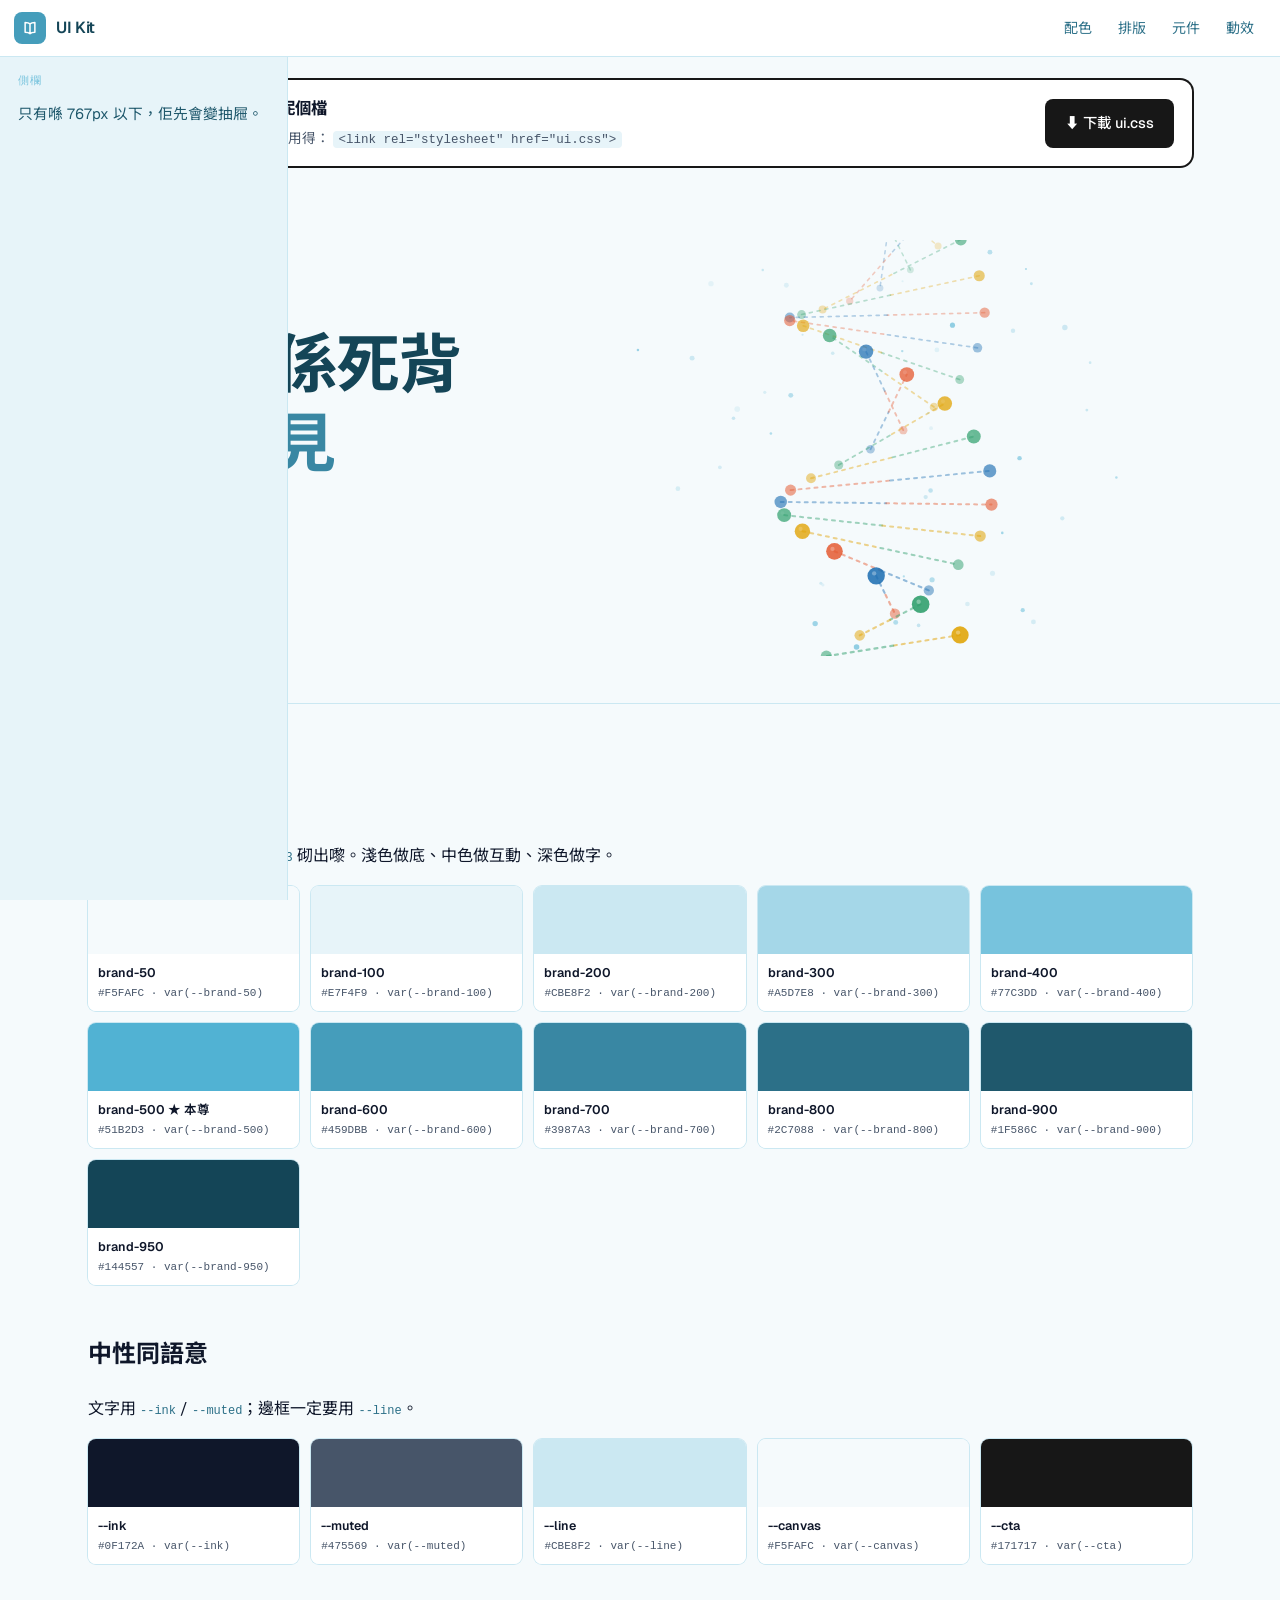
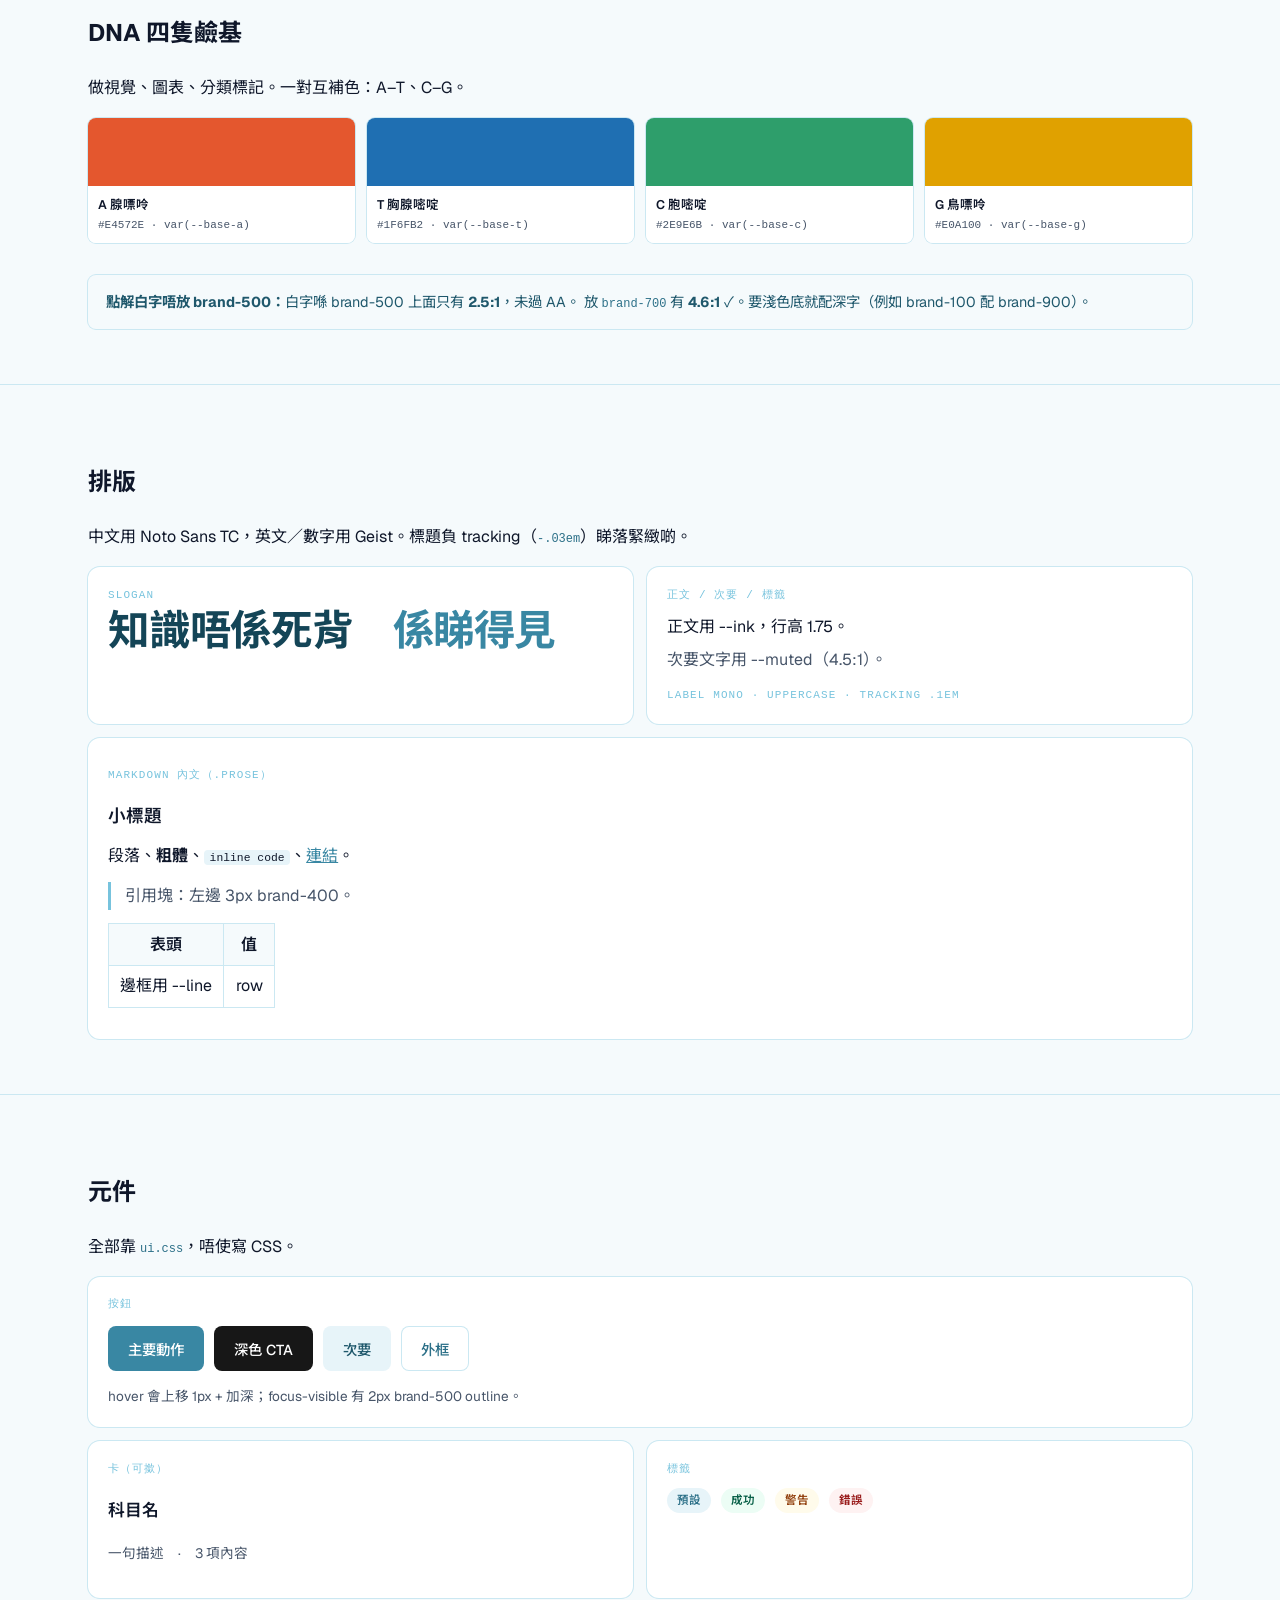
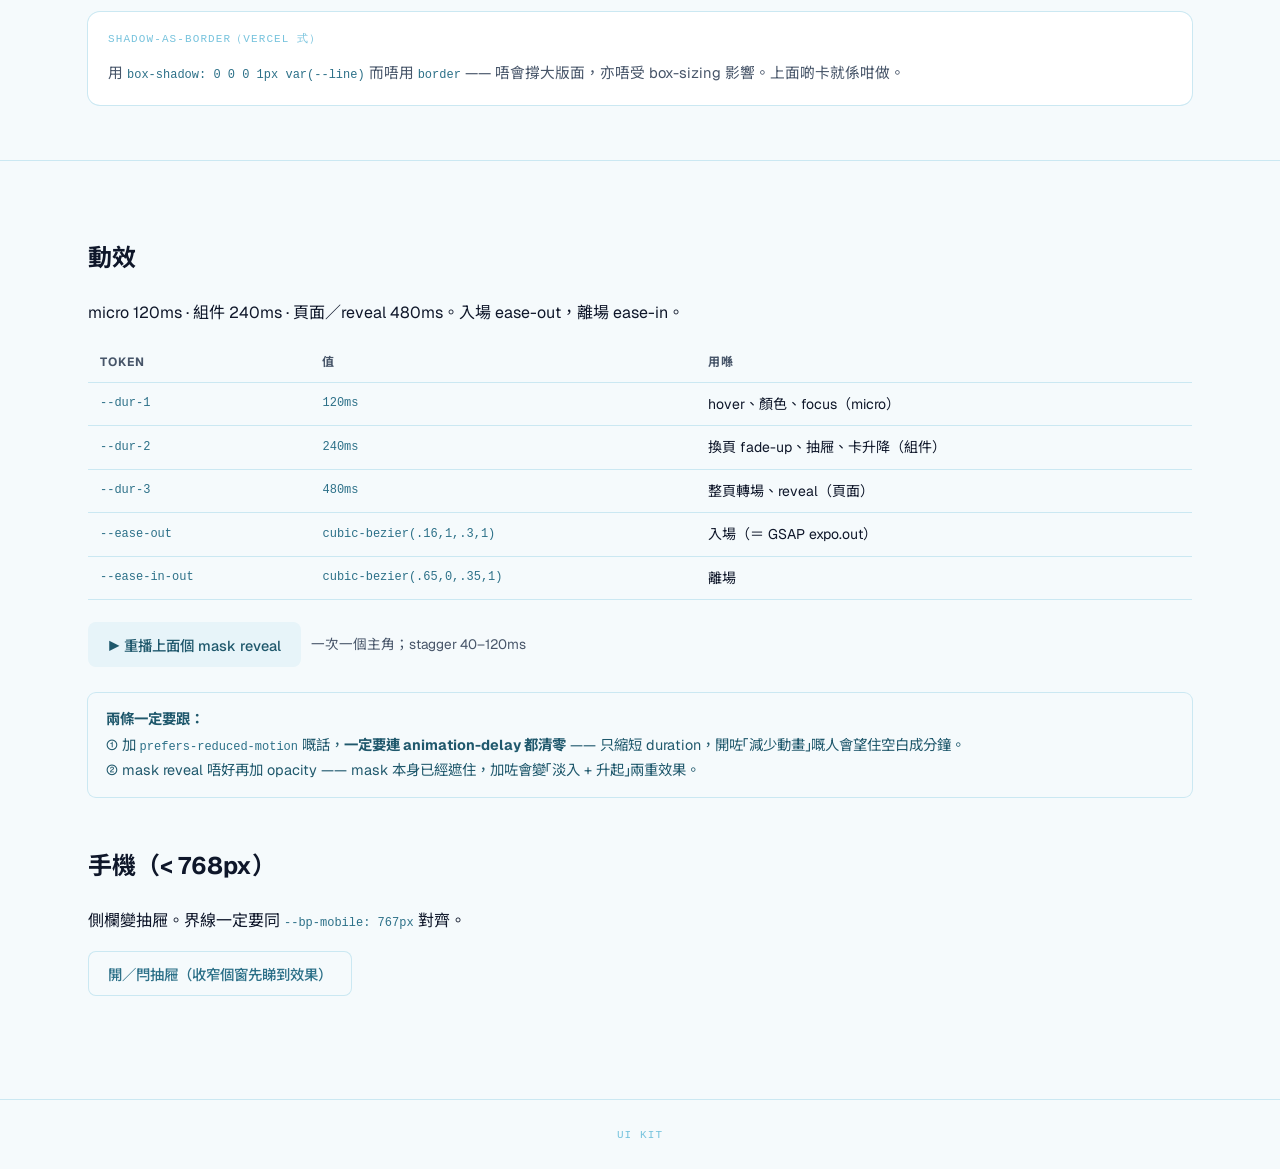
<file: index.html>
<!DOCTYPE html>
<html lang="zh-Hant">
<head>
<meta charset="utf-8">
<meta name="viewport" content="width=device-width, initial-scale=1">
<title>UI Kit · 配色同 Welcome Page</title>
<link rel="preconnect" href="https://fonts.googleapis.com">
<link rel="preconnect" href="https://fonts.gstatic.com" crossorigin>
<link href="https://fonts.googleapis.com/css2?family=Geist:wght@400;500;600;700&family=Noto+Sans+TC:wght@400;500;700;900&display=swap" rel="stylesheet">
<link rel="stylesheet" href="ui.css">
<style>
  .wrap { max-width: 72rem; margin: 0 auto; padding: 0 1.5rem; }
  .sec { padding: 3.5rem 0; }
  .sec + .sec { box-shadow: 0 -1px 0 var(--line); }
  .sec > h2 {
    font-size: 1.5rem; font-weight: 700; letter-spacing: -.02em;
    margin: 0 0 .3rem; color: var(--brand-950);
  }
  .sec > .hint { color: var(--muted); font-size: .92rem; margin: 0 0 1.8rem; }
  .grid3 { display: grid; gap: 12px; grid-template-columns: repeat(auto-fit, minmax(190px, 1fr)); }
  .grid2 { display: grid; gap: 14px; grid-template-columns: repeat(auto-fit, minmax(280px, 1fr)); }
  .sw { border-radius: var(--radius); overflow: hidden; box-shadow: 0 0 0 1px var(--line); }
  .sw .chip { height: 68px; }
  .sw .meta { padding: 8px 10px; background: #fff; }
  .sw .nm { font-size: 12.5px; font-weight: 600; }
  .sw .hex { font-family: var(--font-mono); font-size: 11px; color: var(--muted); }
  .row { display: flex; flex-wrap: wrap; gap: 10px; align-items: center; }
  .tok { font-family: var(--font-mono); font-size: 12px; color: var(--brand-800); }
  table.tbl { width: 100%; border-collapse: collapse; font-size: 14px; }
  table.tbl th, table.tbl td { text-align: left; padding: 9px 12px; border-bottom: 1px solid var(--line); }
  table.tbl th { color: var(--muted); font-size: 12px; text-transform: uppercase; letter-spacing: .08em; }
  .note { background: var(--brand-50); box-shadow: 0 0 0 1px var(--line); border-radius: var(--radius); padding: .9rem 1.1rem; font-size: .9rem; color: var(--brand-900); }
  /* hero demo */
  .hero { padding: 2rem 0 3rem; }
  .hero .sl-line { display: flex; flex-wrap: nowrap; }
  .hero .m { overflow: hidden; }
  .hero .sl-en .m { padding-bottom: .22em; margin-bottom: -.22em; }
  .stage { position: relative; height: 26rem; cursor: crosshair; }
  .stage canvas { display: block; width: 100%; height: 100%; }
  @media (max-width: 1023px) { .stage { height: 20rem; } }
  .hero-grid { display: grid; gap: 2rem; align-items: center; }
  @media (min-width: 1024px) { .hero-grid { grid-template-columns: 5fr 7fr; gap: 3.5rem; } }
  /* 單獨下載卡 */
  .dl {
    display: flex; align-items: center; gap: 16px; flex-wrap: wrap;
    background: #fff; border-radius: var(--radius-lg);
    box-shadow: 0 0 0 2px var(--cta);
    padding: 15px 18px; margin: 1.5rem 0 0;
  }
  .dl-l { flex: 1; min-width: 210px; }
  .dl-t { font-weight: 700; font-size: 1.02rem; }
  .dl-d { font-size: .85rem; color: var(--muted); margin-top: 3px; }
  .dl-d code { background: var(--brand-100); padding: .1rem .35rem; border-radius: .25rem; font-size: .92em; }
</style>
</head>
<body>

<!-- ═══════════ 頂條（＝ welcome page 嘅導覽）═══════════ -->
<header class="app-topbar ring-b">
  <a href="#" style="display:flex;align-items:center;gap:.6rem;text-decoration:none">
    <span style="width:2rem;height:2rem;border-radius:var(--radius);background:var(--brand-600);color:#fff;display:grid;place-items:center">
      <svg width="18" height="18" fill="none" stroke="currentColor" viewBox="0 0 24 24">
        <path stroke-linecap="round" stroke-linejoin="round" stroke-width="2"
              d="M12 6.5C10.5 5 8.5 4.5 5.5 4.5v13c3 0 5 .5 6.5 2 1.5-1.5 3.5-2 6.5-2v-13c-3 0-5 .5-6.5 2zm0 0v13"/>
      </svg>
    </span>
    <span style="font-weight:600;color:var(--brand-950);letter-spacing:-.02em">UI Kit</span>
  </a>
  <nav style="margin-left:auto;display:flex;gap:2px;font-size:14px">
    <a href="#colors" class="nav-link">配色</a>
    <a href="#type"   class="nav-link">排版</a>
    <a href="#comp"   class="nav-link">元件</a>
    <a href="#motion" class="nav-link">動效</a>
  </nav>
</header>

<!-- ═══════════ 單獨下載 ═══════════ -->
<div class="wrap">
  <div class="dl">
    <div class="dl-l">
      <div class="dl-t">📄 ui.css —— 單獨下載呢個檔</div>
      <div class="dl-d">
        一個檔 drop 入任何 project 就用得：
        <code>&lt;link rel="stylesheet" href="ui.css"&gt;</code>
      </div>
    </div>
    <a class="btn btn-dark" href="ui.css" download>⬇ 下載 ui.css</a>
  </div>
</div>

<!-- ═══════════ Welcome Page 原樣 ═══════════ -->
<div class="sec hero">
  <div class="wrap">
    <p class="label-mono" style="margin-bottom:1.4rem">Welcome page · 直接抄呢一版</p>
    <div class="hero-grid">
      <div>
        <h1 class="slogan">
          <span class="sl-line">
            <span class="m"><span class="c" style="--i:0">知</span></span>
            <span class="m"><span class="c" style="--i:1">識</span></span>
            <span class="m"><span class="c" style="--i:2">唔</span></span>
            <span class="m"><span class="c" style="--i:3">係</span></span>
            <span class="m"><span class="c" style="--i:4">死</span></span>
            <span class="m"><span class="c" style="--i:5">背</span></span>
          </span>
          <span class="sl-line">
            <span class="m"><span class="c k" style="--i:6">係</span></span>
            <span class="m"><span class="c k" style="--i:7">睇</span></span>
            <span class="m"><span class="c k" style="--i:8">得</span></span>
            <span class="m"><span class="c k" style="--i:9">見</span></span>
          </span>
        </h1>
        <div style="margin-top:2.4rem">
          <a href="#" class="btn btn-primary">
            進入平台
            <svg width="16" height="16" fill="none" stroke="currentColor" viewBox="0 0 24 24">
              <path stroke-linecap="round" stroke-linejoin="round" stroke-width="2" d="M5 12h14M13 6l6 6-6 6"/>
            </svg>
          </a>
        </div>
      </div>
      <div>
        <div class="stage" id="stage"><canvas id="helix" aria-hidden="true"></canvas></div>
      </div>
    </div>
  </div>
</div>

<!-- ═══════════ 配色 ═══════════ -->
<div class="sec" id="colors">
  <div class="wrap">
    <h2>配色</h2>
    <p class="hint">主色階由 <span class="tok">--brand-500 #51B2D3</span> 砌出嚟。淺色做底、中色做互動、深色做字。</p>
    <div class="grid3" id="swBrand"></div>

    <h2 style="margin-top:3rem">中性同語意</h2>
    <p class="hint">文字用 <span class="tok">--ink</span> / <span class="tok">--muted</span>；邊框一定要用 <span class="tok">--line</span>。</p>
    <div class="grid3" id="swNeutral"></div>

    <h2 style="margin-top:3rem">DNA 四隻鹼基</h2>
    <p class="hint">做視覺、圖表、分類標記。一對互補色：A–T、C–G。</p>
    <div class="grid3" id="swBase"></div>

    <div class="note" style="margin-top:2rem">
      <b>點解白字唔放 brand-500：</b>白字喺 brand-500 上面只有 <b>2.5:1</b>，未過 AA。
      放 <span class="tok">brand-700</span> 有 <b>4.6:1</b> ✓。要淺色底就配深字（例如 brand-100 配 brand-900）。
    </div>
  </div>
</div>

<!-- ═══════════ 排版 ═══════════ -->
<div class="sec" id="type">
  <div class="wrap">
    <h2>排版</h2>
    <p class="hint">中文用 Noto Sans TC，英文／數字用 Geist。標題負 tracking（<span class="tok">-.03em</span>）睇落緊緻啲。</p>
    <div class="grid2">
      <div class="card">
        <p class="label-mono">Slogan</p>
        <p class="slogan" style="font-size:clamp(1.8rem,3.4vw,2.6rem)">知識唔係死背<span class="k">　係睇得見</span></p>
      </div>
      <div class="card">
        <p class="label-mono">正文 / 次要 / 標籤</p>
        <p style="margin:.5rem 0 .3rem">正文用 --ink，行高 1.75。</p>
        <p style="margin:0 0 .8rem;color:var(--muted)">次要文字用 --muted（4.5:1）。</p>
        <p class="label-mono" style="margin:0">Label mono · uppercase · tracking .1em</p>
      </div>
    </div>
    <div class="card prose" style="margin-top:14px">
      <p class="label-mono">Markdown 內文（.prose）</p>
      <h3>小標題</h3>
      <p>段落、<b>粗體</b>、<code>inline code</code>、<a href="#">連結</a>。</p>
      <blockquote>引用塊：左邊 3px brand-400。</blockquote>
      <table><tr><th>表頭</th><th>值</th></tr><tr><td>邊框用 --line</td><td>row</td></tr></table>
    </div>
  </div>
</div>

<!-- ═══════════ 元件 ═══════════ -->
<div class="sec" id="comp">
  <div class="wrap">
    <h2>元件</h2>
    <p class="hint">全部靠 <span class="tok">ui.css</span>，唔使寫 CSS。</p>

    <div class="card">
      <p class="label-mono">按鈕</p>
      <div class="row" style="margin-top:.7rem">
        <button class="btn btn-primary">主要動作</button>
        <button class="btn btn-dark">深色 CTA</button>
        <button class="btn btn-ghost">次要</button>
        <button class="btn btn-outline">外框</button>
      </div>
      <p class="card-sub" style="margin:.9rem 0 0">
        hover 會上移 1px + 加深；focus-visible 有 2px brand-500 outline。
      </p>
    </div>

    <div class="grid2" style="margin-top:14px">
      <div class="card card-hover">
        <p class="label-mono">卡（可撳）</p>
        <p class="card-title">科目名</p>
        <p class="card-sub">一句描述　·　3 項內容</p>
      </div>
      <div class="card">
        <p class="label-mono">標籤</p>
        <div class="row" style="margin-top:.6rem">
          <span class="pill">預設</span>
          <span class="pill" style="background:var(--ok-bg);color:#065F46">成功</span>
          <span class="pill" style="background:var(--warn-bg);color:#92400E">警告</span>
          <span class="pill" style="background:var(--danger-bg);color:#991B1B">錯誤</span>
        </div>
      </div>
    </div>

    <div class="card" style="margin-top:14px">
      <p class="label-mono">Shadow-as-border（Vercel 式）</p>
      <p style="margin:.7rem 0 0;font-size:.92rem;color:var(--muted)">
        用 <span class="tok">box-shadow: 0 0 0 1px var(--line)</span> 而唔用 <span class="tok">border</span> ——
        唔會撐大版面，亦唔受 box-sizing 影響。上面啲卡就係咁做。
      </p>
    </div>
  </div>
</div>

<!-- ═══════════ 動效 ═══════════ -->
<div class="sec" id="motion">
  <div class="wrap">
    <h2>動效</h2>
    <p class="hint">micro 120ms · 組件 240ms · 頁面／reveal 480ms。入場 ease-out，離場 ease-in。</p>
    <table class="tbl">
      <tr><th>Token</th><th>值</th><th>用喺</th></tr>
      <tr><td class="tok">--dur-1</td><td class="tok">120ms</td><td>hover、顏色、focus（micro）</td></tr>
      <tr><td class="tok">--dur-2</td><td class="tok">240ms</td><td>換頁 fade-up、抽屜、卡升降（組件）</td></tr>
      <tr><td class="tok">--dur-3</td><td class="tok">480ms</td><td>整頁轉場、reveal（頁面）</td></tr>
      <tr><td class="tok">--ease-out</td><td class="tok">cubic-bezier(.16,1,.3,1)</td><td>入場（＝ GSAP expo.out）</td></tr>
      <tr><td class="tok">--ease-in-out</td><td class="tok">cubic-bezier(.65,0,.35,1)</td><td>離場</td></tr>
    </table>
    <div class="row" style="margin-top:1.4rem">
      <button class="btn btn-ghost" onclick="replay()">▶ 重播上面個 mask reveal</button>
      <span class="card-sub">一次一個主角；stagger 40–120ms</span>
    </div>
    <div class="note" style="margin-top:1.6rem">
      <b>兩條一定要跟：</b><br>
      ① 加 <span class="tok">prefers-reduced-motion</span> 嘅話，<b>一定要連 animation-delay 都清零</b> ——
      只縮短 duration，開咗「減少動畫」嘅人會望住空白成分鐘。<br>
      ② mask reveal 唔好再加 opacity —— mask 本身已經遮住，加咗會變「淡入 + 升起」兩重效果。
    </div>

    <h2 style="margin-top:3rem">手機（&lt; 768px）</h2>
    <p class="hint">側欄變抽屜。界線一定要同 <span class="tok">--bp-mobile: 767px</span> 對齊。</p>
    <div class="row">
      <button class="btn btn-outline" onclick="document.getElementById('demo-drawer').classList.toggle('is-open')">
        開／閂抽屜（收窄個窗先睇到效果）
      </button>
    </div>
  </div>
</div>

<div id="backdrop" hidden onclick="document.getElementById('demo-drawer').classList.remove('is-open')"></div>
<aside class="app-sidebar" id="demo-drawer" style="position:fixed;top:var(--rail);bottom:0;left:0;z-index:30">
  <div style="padding:1rem 1.1rem">
    <p class="label-mono">側欄</p>
    <p style="margin:.6rem 0;font-size:.92rem">只有喺 767px 以下，佢先會變抽屜。</p>
  </div>
</aside>

<footer class="ring-t" style="margin-top:3rem">
  <p class="label-mono" style="text-align:center;padding:1.6rem">UI Kit</p>
</footer>

<script>
/* ═══ 色板由 CSS 變數讀出嚟砌 —— 改 ui.css 呢版自動跟 ═══ */
(function () {
  var CS = getComputedStyle(document.documentElement);
  function v(n) { return CS.getPropertyValue(n).trim(); }
  function swatch(el, name, val, label) {
    var d = document.createElement('div');
    d.className = 'sw';
    d.innerHTML = '<div class="chip" style="background:' + val + '"></div>'
      + '<div class="meta"><div class="nm">' + (label || name) + '</div>'
      + '<div class="hex">' + val.toUpperCase() + ' · var(' + name + ')</div></div>';
    el.appendChild(d);
  }
  var i;
  var STEPS = [50, 100, 200, 300, 400, 500, 600, 700, 800, 900, 950];
  var b = document.getElementById('swBrand');
  for (i = 0; i < STEPS.length; i++) {
    var step = STEPS[i];
    swatch(b, '--brand-' + step, v('--brand-' + step),
            'brand-' + step + (step === 500 ? '  ★ 本尊' : ''));
  }
  swatch(document.getElementById('swNeutral'), '--ink', v('--ink'));
  swatch(document.getElementById('swNeutral'), '--muted', v('--muted'));
  swatch(document.getElementById('swNeutral'), '--line', v('--line'));
  swatch(document.getElementById('swNeutral'), '--canvas', v('--canvas'));
  swatch(document.getElementById('swNeutral'), '--cta', v('--cta'));
  swatch(document.getElementById('swBase'), '--base-a', v('--base-a'), 'A 腺嘌呤');
  swatch(document.getElementById('swBase'), '--base-t', v('--base-t'), 'T 胸腺嘧啶');
  swatch(document.getElementById('swBase'), '--base-c', v('--base-c'), 'C 胞嘧啶');
  swatch(document.getElementById('swBase'), '--base-g', v('--base-g'), 'G 鳥嘌呤');
})();

function replay() {
  document.querySelectorAll('.hero .c').forEach(function (el) {
    el.style.animation = 'none';
    void el.offsetWidth;
    el.style.animation = '';
  });
}

/* ═══ 3D DNA 雙螺旋（同 LearnHub welcome page 一樣）═══
   真透視投影（z 影響大細同位置）+ 深度排序（遠嘅先畫）。 */
(function () {
  var canvas = document.getElementById('helix');
  var stage = document.getElementById('stage');
  if (!canvas || !stage) return;
  var ctx = canvas.getContext('2d');
  if (!ctx) return;

  var reduce = window.matchMedia('(prefers-reduced-motion: reduce)').matches;

  var ZOOM = 2.0;        /* 想調大細改呢個 */
  var SPEED = 0.003;     /* 轉速 */

  var BASES = {
    A: { color: '#E4572E', pair: 'T' },
    T: { color: '#1F6FB2', pair: 'A' },
    C: { color: '#2E9E6B', pair: 'G' },
    G: { color: '#E0A100', pair: 'C' }
  };
  var ORDER = ['A', 'T', 'C', 'G'];

  var PAIRS = 46, RADIUS = 62, TWIST = 0.36, SPAN = 620, FOCAL = 520;
  var w = 0, h = 0, dpr = 1, t = 0;
  var pointer = { x: 0, y: 0, tx: 0, ty: 0, px: -999, py: -999, on: false };

  var PARTICLES = 46, PUSH_R = 90, PUSH_F = 2.0, SPRING = 0.008, DAMPING = 0.92, WANDER = 3.2;
  var DOT_COLORS = ['#77C3DD', '#51B2D3', '#A5D8E8'];
  var parts = [];

  for (var pi = 0; pi < PARTICLES; pi++) {
    var pang = Math.random() * Math.PI * 2;
    var prad = Math.sqrt(Math.random()) * 0.5;   /* sqrt → 面積均勻，唔會中間密 */
    parts.push({
      nx: 0.5 + Math.cos(pang) * prad, ny: 0.5 + Math.sin(pang) * prad,
      hx: 0, hy: 0, x: 0, y: 0, vx: 0, vy: 0, placed: false,
      r: 1 + Math.random() * 1.9, a: 0.22 + Math.random() * 0.42,
      ph: Math.random() * Math.PI * 2, c: DOT_COLORS[pi % DOT_COLORS.length]
    });
  }

  function resize() {
    dpr = Math.min(window.devicePixelRatio || 1, 2);
    var rect = stage.getBoundingClientRect();
    w = Math.max(1, rect.width); h = Math.max(1, rect.height);
    canvas.width = Math.floor(w * dpr); canvas.height = Math.floor(h * dpr);
    ctx.setTransform(dpr, 0, 0, dpr, 0, 0);
    for (var i = 0; i < parts.length; i++) {
      var p = parts[i];
      p.hx = p.nx * w; p.hy = p.ny * h;
      if (!p.placed) { p.x = p.hx; p.y = p.hy; p.placed = true; }
    }
  }

  function drawParticles() {
    for (var i = 0; i < parts.length; i++) {
      var o = parts[i];
      if (pointer.on) {
        var dx = o.x - pointer.px, dy = o.y - pointer.py, dd = dx * dx + dy * dy;
        if (dd < PUSH_R * PUSH_R) {
          var d = Math.sqrt(dd) || 1, f = 1 - d / PUSH_R;
          o.vx += (dx / d) * f * PUSH_F; o.vy += (dy / d) * f * PUSH_F;
        }
      }
      /* 彈返**自己個家**而唔係畫面中心 —— 唔係一推到中間就會攏成一堆散唔返 */
      var wx = Math.sin(t * 0.55 + o.ph) * WANDER;
      var wy = Math.cos(t * 0.42 + o.ph * 1.7) * WANDER;
      o.vx += (o.hx + wx - o.x) * SPRING; o.vy += (o.hy + wy - o.y) * SPRING;
      o.vx *= DAMPING; o.vy *= DAMPING; o.x += o.vx; o.y += o.vy;
      ctx.globalAlpha = o.a; ctx.fillStyle = o.c;
      ctx.beginPath(); ctx.arc(o.x, o.y, o.r, 0, Math.PI * 2); ctx.fill();
    }
    ctx.globalAlpha = 1;
  }

  function draw() {
    ctx.clearRect(0, 0, w, h);
    drawParticles();

    var tiltX = -0.34 + pointer.ty * 0.20, tiltY = pointer.tx * 0.30;
    var cosY = Math.cos(tiltY), sinY = Math.sin(tiltY);
    var cosX = Math.cos(tiltX), sinX = Math.sin(tiltX);
    var cx = w / 2, cy = h / 2;
    var scale = Math.min(w / 300, h / 500) * ZOOM;

    function rot(x0, y0, z0) {
      var x1 = x0 * cosY - z0 * sinY, z1 = x0 * sinY + z0 * cosY;
      var y1 = y0 * cosX - z1 * sinX, z2 = y0 * sinX + z1 * cosX;
      var s = FOCAL / (FOCAL + z2);
      return { x: cx + x1 * s * scale, y: cy + y1 * s * scale, z: z2, s: s };
    }

    var nodes = [];
    for (var i = 0; i < PAIRS; i++) {
      var axisY = (i / (PAIRS - 1) - 0.5) * SPAN;
      var ang = i * TWIST + t;
      var leftKey = ORDER[i % 4], rightKey = BASES[leftKey].pair;
      var ax = Math.cos(ang) * RADIUS, az = Math.sin(ang) * RADIUS;
      var pa = rot(ax, axisY, az), pb = rot(-ax, axisY, -az);
      var mid = { x: (pa.x + pb.x) / 2, y: (pa.y + pb.y) / 2 };
      nodes.push({
        kind: 'rung', z: (pa.z + pb.z) / 2,
        x1: pa.x, y1: pa.y, x2: mid.x, y2: mid.y, c1: BASES[leftKey].color,
        ax: mid.x, ay: mid.y, bx: pb.x, by: pb.y, c2: BASES[rightKey].color
      });
      nodes.push({ kind: 'bead', x: pa.x, y: pa.y, z: pa.z, s: pa.s, c: BASES[leftKey].color });
      nodes.push({ kind: 'bead', x: pb.x, y: pb.y, z: pb.z, s: pb.s, c: BASES[rightKey].color });
    }
    nodes.sort(function (a, b) { return b.z - a.z; });   /* z 大＝遠，先畫 */

    for (var k = 0; k < nodes.length; k++) {
      var n = nodes[k];
      var depth = 1 - (n.z + RADIUS * 2) / (RADIUS * 4);
      depth = Math.max(0, Math.min(1, depth));
      ctx.globalAlpha = 0.14 + depth * 0.86;
      if (n.kind === 'bead') {
        var r = Math.max(1.4, 3.6 * n.s * scale);
        ctx.fillStyle = n.c;
        ctx.beginPath(); ctx.arc(n.x, n.y, r * (0.65 + depth * 0.65), 0, Math.PI * 2); ctx.fill();
        if (depth > 0.62) {
          ctx.globalAlpha = (depth - 0.62) * 1.3; ctx.fillStyle = '#FFFFFF';
          ctx.beginPath(); ctx.arc(n.x - r * 0.28, n.y - r * 0.34, r * 0.30, 0, Math.PI * 2); ctx.fill();
        }
      } else {
        ctx.globalAlpha = ctx.globalAlpha * 0.7;
        ctx.lineWidth = 1 + depth * 1.8; ctx.lineCap = 'round'; ctx.setLineDash([3, 5]);
        ctx.strokeStyle = n.c1;
        ctx.beginPath(); ctx.moveTo(n.x1, n.y1); ctx.lineTo(n.x2, n.y2); ctx.stroke();
        ctx.strokeStyle = n.c2;
        ctx.beginPath(); ctx.moveTo(n.ax, n.ay); ctx.lineTo(n.bx, n.by); ctx.stroke();
        ctx.setLineDash([]);
      }
    }
    ctx.globalAlpha = 1;
  }

  function frame() {
    t += SPEED;
    pointer.x += (pointer.tx - pointer.x) * 0.06;
    pointer.y += (pointer.ty - pointer.y) * 0.06;
    draw();
    requestAnimationFrame(frame);
  }

  resize();
  window.addEventListener('resize', resize);
  if (reduce) { draw(); }
  else {
    stage.addEventListener('pointermove', function (e) {
      var r = stage.getBoundingClientRect();
      pointer.px = e.clientX - r.left; pointer.py = e.clientY - r.top;
      pointer.on = true;
      pointer.tx = (pointer.px / r.width - 0.5) * 2;
      pointer.ty = (pointer.py / r.height - 0.5) * 2;
    });
    stage.addEventListener('pointerleave', function () {
      pointer.on = false; pointer.tx = 0; pointer.ty = 0;
    });
    requestAnimationFrame(frame);
  }
})();
</script>
</body>
</html>
</file>
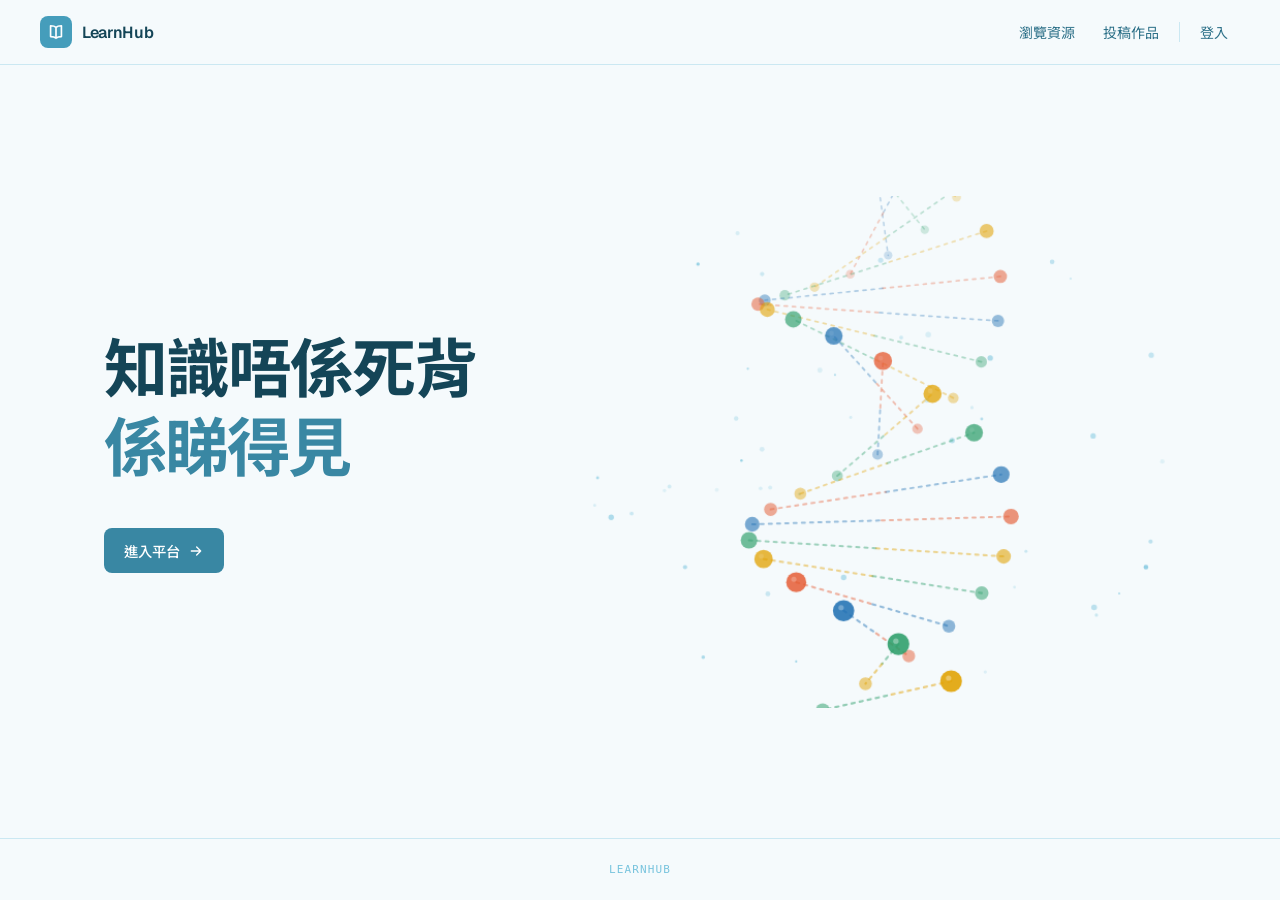
<file: welcome.html>
<!DOCTYPE html>
<!--
  ══════════════════════════════════════════════════════════════
  Welcome Page · 完全獨立版（拆走 Tailwind，唔靠任何 framework）
  ══════════════════════════════════════════════════════════════

  用法：呢個檔 drop 落任何 project 就開得，唔使改任何嘢。
        要改成自己嘅，改下面 6 個位就夠（每個都有 ★ 標記）。

  ★1  標題（<title>）
  ★2  Logo 名（.brand-name）
  ★3  導覽連結（.nav 入面嘅 href）
  ★4  Slogan 文字（每個字一個 <span class="c">，--i 由 0 遞增）
  ★5  CTA 掣指向（.btn-primary 嘅 href）
  ★6  DNA 大細／轉速（script 入面 ZOOM / SPEED）

  出場次序：字 → 掣 → 圖（大物件郁得慢啲，所以 DNA 最遲入場）
-->
<html lang="zh-Hant">
<head>
<meta charset="utf-8">
<meta name="viewport" content="width=device-width, initial-scale=1">
<!-- ★1 -->
<title>LearnHub｜知識唔係死背　係睇得見</title>

<link rel="preconnect" href="https://fonts.googleapis.com">
<link rel="preconnect" href="https://fonts.gstatic.com" crossorigin>
<link href="https://fonts.googleapis.com/css2?family=Geist:wght@400;500;600;700&family=Noto+Sans+TC:wght@400;500;700;900&display=swap" rel="stylesheet">

<style>
/* ══════════════════════════════════════════════════════════
   配色 token（同 LearnHub UI Kit 一致）
   ══════════════════════════════════════════════════════════ */
:root {
  --brand-50:  #F5FAFC;
  --brand-100: #E7F4F9;
  --brand-200: #CBE8F2;
  --brand-300: #A5D7E8;
  --brand-400: #77C3DD;
  --brand-500: #51B2D3;
  --brand-600: #459DBB;
  --brand-700: #3987A3;
  --brand-800: #2C7088;
  --brand-900: #1F586C;
  --brand-950: #144557;
}

*, *::before, *::after { box-sizing: border-box; }
html, body { margin: 0; padding: 0; }

body {
  background: var(--brand-50);
  font-family: 'Geist', 'Noto Sans TC', system-ui, -apple-system, sans-serif;
  color: var(--brand-950);
}

/* ── 版面骨架 ─────────────────────────────────────────────── */
.welcome {
  min-height: 100vh;
  display: flex;
  flex-direction: column;

  /* ⚙️ 動效 token —— 想整體快／慢就改呢組 */
  --dur-1: 120ms;                 /* micro：hover、focus        */
  --dur-2: 240ms;                 /* 組件：換頁、卡升降          */
  --dur-3: 480ms;                 /* 頁面：整頁轉場             */
  --ease-out:    cubic-bezier(.16, 1, .3, 1);
  --ease-in-out: cubic-bezier(.65, 0, .35, 1);

  /* ⚙️ 出場節奏（跟 Bento Grid pro：expo.out · dur 1.1 · stagger .03） */
  --expo-out:      cubic-bezier(.16, 1, .3, 1);   /* ＝ GSAP expo.out */
  --t-nav:         880ms;    /* 導覽列（dur × .8）        */
  --t-h1:          1100ms;   /* 標題每個字（dur）          */
  --t-char:        30ms;     /* 字同字之間（stagger .03）  */
  --t-bits:        1100ms;   /* CTA 掣                    */
  --t-bits-delay:  350ms;    /* 掣幾時開始                 */
  --t-hero:        1320ms;   /* DNA（dur × 1.2，大物件慢啲）*/
  --t-hero-delay:  600ms;    /* DNA 幾時開始 —— 排喺掣後面 */
}

.wrap { width: 100%; max-width: 72rem; margin: 0 auto; padding: 2.5rem 1.5rem; }
@media (min-width: 1024px) { .wrap { padding: 3rem 2.5rem; } }

/* ── 頂部導覽：第 1 個入場（y -30 → 0）────────────────────── */
.site-header {
  flex: 0 0 auto; height: 4rem;
  display: flex; align-items: center;
  padding: 0 1.5rem;
  box-shadow: 0 1px 0 var(--brand-200);   /* shadow-as-border */
  animation: drop var(--t-nav) var(--expo-out) both;
}
@media (min-width: 1024px) { .site-header { padding: 0 2.5rem; } }

.brand { display: flex; align-items: center; gap: .625rem; text-decoration: none; }
.brand-logo {
  width: 2rem; height: 2rem; border-radius: 8px;
  background: var(--brand-600); color: #fff;
  display: grid; place-items: center;
}
.brand-name { font-weight: 600; color: var(--brand-950); letter-spacing: -.02em; }

.nav { margin-left: auto; display: flex; align-items: center; gap: .25rem; font-size: .875rem; }
.nav-link {
  padding: .5rem .75rem; border-radius: 6px;
  color: var(--brand-800); text-decoration: none;
  transition: background var(--dur-1) ease, color var(--dur-1) ease;
}
.nav-link:hover { background: var(--brand-100); color: var(--brand-950); }
.nav-sep { width: 1px; height: 1.25rem; background: var(--brand-200); margin: 0 .25rem; }

/* ── 主體：左 slogan、右 3D ───────────────────────────────── */
.site-main { flex: 1; display: flex; align-items: center; }
.grid {
  display: grid; gap: 2.5rem; align-items: center;
}
@media (min-width: 1024px) {
  .grid { grid-template-columns: 5fr 7fr; gap: 3.5rem; }
}

/* ── Slogan：mask reveal ──────────────────────────────────────
   .m = mask（overflow hidden）；.c = 字。字由 mask 下面升上嚟。
   唔用 opacity —— mask 本身已經遮住，加咗會變「淡入 + 升起」兩重效果。
   ⚠️ 中文字形唔會超出 em 框（唔似拉丁字母 g/y/p 有 descender），
      所以中文版直接 overflow:hidden 就夠。英文版要留 padding（見下）。 */
.slogan {
  font-size: clamp(2.3rem, 5vw, 4rem);
  font-weight: 700; line-height: 1.24; letter-spacing: -.03em;
  color: var(--brand-950); margin: 0;
}
.slogan .k { color: var(--brand-700); letter-spacing: -.04em; }

/* 兩句各佔一行，各自「一行過」。
   用 flex 而唔係 display:block：flex 會丟棄子元素之間嘅空白 text node，
   否則 <span class="m"> 之間嘅新行同縮排會 render 成空格。 */
.sl-line { display: flex; flex-wrap: nowrap; }

.m { display: inline-block; overflow: hidden; vertical-align: bottom; }
.c {
  display: inline-block;
  animation: charRise var(--t-h1) var(--expo-out) both;
  animation-delay: calc(var(--i) * var(--t-char));
}

/* 英文版：逐「詞」reveal，所以要留詞距同 descender 位。
   ⚠️ overflow:hidden 係 clip 到 padding box，所以 padding 真係會露出嚟；
      加 padding-bottom 撐開 mask、再用同量負 margin-bottom 收返，版面不變。 */
.sl-en { gap: .26em; }
.sl-en .m { padding-bottom: .22em; margin-bottom: -.22em; }
.slogan-en { --t-char: 120ms; }   /* 得幾個詞，stagger 要大啲 */

/* ── CTA：第 3 個入場（delay 350ms，y 26 → 0）──────────────── */
.bits {
  margin-top: 2.5rem; display: flex; flex-wrap: wrap; align-items: center; gap: .75rem;
  animation: bits var(--t-bits) var(--expo-out) var(--t-bits-delay) both;
}
.btn-primary {
  display: inline-flex; align-items: center; gap: .5rem;
  background: var(--brand-700); color: #fff;   /* 白字 4.6:1，過 WCAG AA */
  padding: .75rem 1.25rem; border-radius: 8px;
  font-size: .9rem; font-weight: 500; text-decoration: none;
  transition: background var(--dur-1) ease, transform var(--dur-1) ease;
}
.btn-primary:hover { background: var(--brand-800); transform: translateY(-1px); }
.btn-primary:active { transform: translateY(0); }
.btn-primary:focus-visible { outline: 2px solid var(--brand-500); outline-offset: 2px; }

/* ── 3D 舞台：冇背景冇邊框，DNA 直接浮喺頁面度 ────────────── */
.stage-in { animation: stageIn var(--t-hero) var(--expo-out) var(--t-hero-delay) both; }
.stage { position: relative; height: 32rem; cursor: crosshair; }
.stage canvas { display: block; width: 100%; height: 100%; }
@media (max-width: 1023px) { .stage { height: 24rem; } }

/* ── 頁腳 ─────────────────────────────────────────────────── */
.site-footer { flex: 0 0 auto; box-shadow: 0 -1px 0 var(--brand-200); }
.label-mono {
  font-family: ui-monospace, SFMono-Regular, "SF Mono", Menlo, monospace;
  font-size: 11px; font-weight: 500; letter-spacing: .1em;
  text-transform: uppercase; color: var(--brand-400);
  margin: 0; text-align: center; padding: 1.5rem 0;
}

/* ══════════════ 動畫 ══════════════ */
@keyframes drop {
  from { opacity: 0; transform: translate3d(0, -30px, 0); }
  to   { opacity: 1; transform: translate3d(0, 0, 0); }
}
@keyframes charRise {
  from { transform: translate3d(0, 130%, 0); }
  to   { transform: translate3d(0, 0, 0); }
}
@keyframes bits {
  from { opacity: 0; transform: translate3d(0, 26px, 0); }
  to   { opacity: 1; transform: translate3d(0, 0, 0); }
}
@keyframes stageIn {
  from { opacity: 0; transform: scale(.97); }
  to   { opacity: 1; transform: scale(1); }
}

/* ── 無障礙：減少動畫 ─────────────────────────────────────────
   用 .01ms + !important 而唔係 animation:none —— 保留動畫結束狀態，
   唔會出現「未播完就卡喺 opacity:0」。
   ⚠️ 一定要連 animation-delay 都清零。只縮短 duration 嘅話，有延遲嘅
      元素（例如 DNA 600ms）會令用家望住空白成分鐘。 */
@media (prefers-reduced-motion: reduce) {
  *, *::before, *::after {
    animation-duration: .01ms !important;
    animation-delay: 0ms !important;
    animation-iteration-count: 1 !important;
    transition-duration: .01ms !important;
    transition-delay: 0ms !important;
    scroll-behavior: auto !important;
  }
}

/* ── 手機 ── */
@media (max-width: 640px) {
  .site-header { padding: 0 1rem; }
  .nav { gap: 0; }
  .nav-link { padding: .45rem .55rem; font-size: .82rem; }
  .wrap { padding: 1.75rem 1rem; }
  .stage { height: 18rem; }
}
</style>
</head>
<body>

<div class="welcome">

  <!-- ══════════ 導覽 ══════════ -->
  <header class="site-header">
    <a href="#" class="brand">
      <span class="brand-logo">
        <svg width="20" height="20" fill="none" stroke="currentColor" viewBox="0 0 24 24">
          <path stroke-linecap="round" stroke-linejoin="round" stroke-width="2"
                d="M12 6.5C10.5 5 8.5 4.5 5.5 4.5v13c3 0 5 .5 6.5 2 1.5-1.5 3.5-2 6.5-2v-13c-3 0-5 .5-6.5 2zm0 0v13"/>
        </svg>
      </span>
      <!-- ★2 Logo 名 -->
      <span class="brand-name">LearnHub</span>
    </a>

    <nav class="nav">
      <!-- ★3 導覽連結 -->
      <a href="#" class="nav-link">瀏覽資源</a>
      <a href="#" class="nav-link">投稿作品</a>
      <span class="nav-sep"></span>
      <a href="#" class="nav-link">登入</a>
    </nav>
  </header>

  <!-- ══════════ Hero ══════════ -->
  <main class="site-main">
    <div class="wrap">
      <div class="grid">

        <div>
          <!-- ★4 Slogan：每個字一個 <span class="c">，--i 由 0 遞增。
                   想強調邊幾個字，加 class="k"（會變 brand-700）。 -->
          <h1 class="slogan">
            <span class="sl-line">
              <span class="m"><span class="c" style="--i:0">知</span></span>
              <span class="m"><span class="c" style="--i:1">識</span></span>
              <span class="m"><span class="c" style="--i:2">唔</span></span>
              <span class="m"><span class="c" style="--i:3">係</span></span>
              <span class="m"><span class="c" style="--i:4">死</span></span>
              <span class="m"><span class="c" style="--i:5">背</span></span>
            </span>
            <span class="sl-line">
              <span class="m"><span class="c k" style="--i:6">係</span></span>
              <span class="m"><span class="c k" style="--i:7">睇</span></span>
              <span class="m"><span class="c k" style="--i:8">得</span></span>
              <span class="m"><span class="c k" style="--i:9">見</span></span>
            </span>
          </h1>

          <!--
            英文版（逐「詞」reveal）：換走上面個 <h1> 就得。
            <h1 class="slogan slogan-en">
              <span class="sl-line sl-en">
                <span class="m"><span class="c" style="--i:0">Not</span></span>
                <span class="m"><span class="c" style="--i:1">by</span></span>
                <span class="m"><span class="c" style="--i:2">heart</span></span>
              </span>
              <span class="sl-line sl-en">
                <span class="m"><span class="c k" style="--i:3">By</span></span>
                <span class="m"><span class="c k" style="--i:4">sight</span></span>
              </span>
            </h1>
          -->

          <div class="bits">
            <!-- ★5 CTA 指向 -->
            <a href="#" class="btn-primary">
              進入平台
              <svg width="16" height="16" fill="none" stroke="currentColor" viewBox="0 0 24 24">
                <path stroke-linecap="round" stroke-linejoin="round" stroke-width="2" d="M5 12h14M13 6l6 6-6 6"/>
              </svg>
            </a>
          </div>
        </div>

        <div class="stage-in">
          <div class="stage" id="stage">
            <canvas id="helix" aria-hidden="true"></canvas>
          </div>
        </div>

      </div>
    </div>
  </main>

  <!-- ══════════ 頁腳 ══════════ -->
  <footer class="site-footer">
    <p class="label-mono">LearnHub</p>
  </footer>

</div>

<script>
/* ══════════════════════════════════════════════════════════════
   3D DNA 雙螺旋 —— 真透視投影（z 影響大細同位置）+ 深度排序（遠嘅先畫）
   冇用任何 library。
   ══════════════════════════════════════════════════════════════ */
(function () {
  var canvas = document.getElementById('helix');
  var stage = document.getElementById('stage');
  if (!canvas || !stage) return;
  var ctx = canvas.getContext('2d');
  if (!ctx) return;

  var reduce = window.matchMedia('(prefers-reduced-motion: reduce)').matches;

  /* ★6 想調大細／速度，改呢兩個數 */
  var ZOOM = 2.0;        /* 1.0 = 原本大小 */
  var SPEED = 0.003;     /* 轉速（原本 0.006，即係慢一半）*/

  /* A–T、C–G 兩對互補色；一對鹼基左右兩半用唔同色 */
  var BASES = {
    A: { color: '#E4572E', pair: 'T' },   /* 腺嘌呤 — 橙紅 */
    T: { color: '#1F6FB2', pair: 'A' },   /* 胸腺嘧啶 — 藍 */
    C: { color: '#2E9E6B', pair: 'G' },   /* 胞嘧啶 — 綠 */
    G: { color: '#E0A100', pair: 'C' }    /* 鳥嘌呤 — 琥珀 */
  };
  var ORDER = ['A', 'T', 'C', 'G'];

  var PAIRS = 46, RADIUS = 62, TWIST = 0.36, SPAN = 620, FOCAL = 520;

  var w = 0, h = 0, dpr = 1, t = 0;
  var pointer = { x: 0, y: 0, tx: 0, ty: 0, px: -999, py: -999, on: false };

  /* ── 外圍粒子：每粒有自己個「家」（出生點），
        畀滑鼠推開之後彈返**自己**個位 —— 唔係彈返畫面中心，
        否則一推到中間就會攏成一堆、散唔返開。 */
  var PARTICLES = 46, PUSH_R = 90, PUSH_F = 2.0, SPRING = 0.008, DAMPING = 0.92, WANDER = 3.2;
  var DOT_COLORS = ['#77C3DD', '#51B2D3', '#A5D8E8'];
  var parts = [];

  for (var pi = 0; pi < PARTICLES; pi++) {
    var pang = Math.random() * Math.PI * 2;
    var prad = Math.sqrt(Math.random()) * 0.5;   /* sqrt → 面積均勻，唔會中間密邊緣疏 */
    parts.push({
      nx: 0.5 + Math.cos(pang) * prad,
      ny: 0.5 + Math.sin(pang) * prad,
      hx: 0, hy: 0, x: 0, y: 0, vx: 0, vy: 0, placed: false,
      r: 1 + Math.random() * 1.9,
      a: 0.22 + Math.random() * 0.42,
      ph: Math.random() * Math.PI * 2,
      c: DOT_COLORS[pi % DOT_COLORS.length]
    });
  }

  function resize() {
    dpr = Math.min(window.devicePixelRatio || 1, 2);
    var rect = stage.getBoundingClientRect();
    w = Math.max(1, rect.width);
    h = Math.max(1, rect.height);
    canvas.width = Math.floor(w * dpr);
    canvas.height = Math.floor(h * dpr);
    ctx.setTransform(dpr, 0, 0, dpr, 0, 0);

    for (var i = 0; i < parts.length; i++) {
      var p = parts[i];
      p.hx = p.nx * w;
      p.hy = p.ny * h;
      if (!p.placed) { p.x = p.hx; p.y = p.hy; p.placed = true; }
    }
  }

  function drawParticles() {
    for (var i = 0; i < parts.length; i++) {
      var o = parts[i];

      /* 畀滑鼠推開（只喺半徑內，力度隨距離衰減）*/
      if (pointer.on) {
        var dx = o.x - pointer.px, dy = o.y - pointer.py;
        var dd = dx * dx + dy * dy;
        if (dd < PUSH_R * PUSH_R) {
          var d = Math.sqrt(dd) || 1;
          var f = 1 - d / PUSH_R;
          o.vx += (dx / d) * f * PUSH_F;
          o.vy += (dy / d) * f * PUSH_F;
        }
      }

      /* 唔郁嘅時候輕輕飄 —— 幅度細過家同家之間嘅距離，所以唔會撞埋 */
      var wx = Math.sin(t * 0.55 + o.ph) * WANDER;
      var wy = Math.cos(t * 0.42 + o.ph * 1.7) * WANDER;

      /* 彈簧拉返自己個家 */
      o.vx += (o.hx + wx - o.x) * SPRING;
      o.vy += (o.hy + wy - o.y) * SPRING;
      o.vx *= DAMPING;
      o.vy *= DAMPING;
      o.x += o.vx;
      o.y += o.vy;

      ctx.globalAlpha = o.a;
      ctx.fillStyle = o.c;
      ctx.beginPath();
      ctx.arc(o.x, o.y, o.r, 0, Math.PI * 2);
      ctx.fill();
    }
    ctx.globalAlpha = 1;
  }

  function draw() {
    ctx.clearRect(0, 0, w, h);

    drawParticles();   /* 粒子喺 DNA 後面 */

    var tiltX = -0.34 + pointer.ty * 0.20;
    var tiltY = pointer.tx * 0.30;
    var cosY = Math.cos(tiltY), sinY = Math.sin(tiltY);
    var cosX = Math.cos(tiltX), sinX = Math.sin(tiltX);
    var cx = w / 2, cy = h / 2;
    var scale = Math.min(w / 300, h / 500) * ZOOM;

    function rot(x0, y0, z0) {
      var x1 = x0 * cosY - z0 * sinY;
      var z1 = x0 * sinY + z0 * cosY;
      var y1 = y0 * cosX - z1 * sinX;
      var z2 = y0 * sinX + z1 * cosX;
      var s = FOCAL / (FOCAL + z2);
      return { x: cx + x1 * s * scale, y: cy + y1 * s * scale, z: z2, s: s };
    }

    var nodes = [];

    for (var i = 0; i < PAIRS; i++) {
      var axisY = (i / (PAIRS - 1) - 0.5) * SPAN;
      var ang = i * TWIST + t;

      var leftKey = ORDER[i % 4];            /* 四隻鹼基輪住出現 */
      var rightKey = BASES[leftKey].pair;

      var ax = Math.cos(ang) * RADIUS;
      var az = Math.sin(ang) * RADIUS;
      var pa = rot(ax, axisY, az);
      var pb = rot(-ax, axisY, -az);
      var mid = { x: (pa.x + pb.x) / 2, y: (pa.y + pb.y) / 2 };

      /* 鹼基對：左右兩半唔同色 */
      nodes.push({
        kind: 'rung', z: (pa.z + pb.z) / 2,
        x1: pa.x, y1: pa.y, x2: mid.x, y2: mid.y, c1: BASES[leftKey].color,
        ax: mid.x, ay: mid.y, bx: pb.x, by: pb.y, c2: BASES[rightKey].color
      });
      nodes.push({ kind: 'bead', x: pa.x, y: pa.y, z: pa.z, s: pa.s, c: BASES[leftKey].color });
      nodes.push({ kind: 'bead', x: pb.x, y: pb.y, z: pb.z, s: pb.s, c: BASES[rightKey].color });
    }

    nodes.sort(function (a, b) { return b.z - a.z; });   /* z 大＝遠，先畫 */

    for (var k = 0; k < nodes.length; k++) {
      var n = nodes[k];
      var depth = 1 - (n.z + RADIUS * 2) / (RADIUS * 4);
      depth = Math.max(0, Math.min(1, depth));
      ctx.globalAlpha = 0.14 + depth * 0.86;

      if (n.kind === 'bead') {
        var r = Math.max(1.4, 3.6 * n.s * scale);
        ctx.fillStyle = n.c;
        ctx.beginPath();
        ctx.arc(n.x, n.y, r * (0.65 + depth * 0.65), 0, Math.PI * 2);
        ctx.fill();
        if (depth > 0.62) {                  /* 近嘅加一點高光 */
          ctx.globalAlpha = (depth - 0.62) * 1.3;
          ctx.fillStyle = '#FFFFFF';
          ctx.beginPath();
          ctx.arc(n.x - r * 0.28, n.y - r * 0.34, r * 0.30, 0, Math.PI * 2);
          ctx.fill();
        }
      } else {
        ctx.globalAlpha = ctx.globalAlpha * 0.7;
        ctx.lineWidth = 1 + depth * 1.8;
        ctx.lineCap = 'round';
        ctx.setLineDash([3, 5]);
        ctx.strokeStyle = n.c1;
        ctx.beginPath(); ctx.moveTo(n.x1, n.y1); ctx.lineTo(n.x2, n.y2); ctx.stroke();
        ctx.strokeStyle = n.c2;
        ctx.beginPath(); ctx.moveTo(n.ax, n.ay); ctx.lineTo(n.bx, n.by); ctx.stroke();
        ctx.setLineDash([]);
      }
    }
    ctx.globalAlpha = 1;
  }

  function frame() {
    t += SPEED;
    pointer.x += (pointer.tx - pointer.x) * 0.06;
    pointer.y += (pointer.ty - pointer.y) * 0.06;
    draw();
    requestAnimationFrame(frame);
  }

  resize();
  window.addEventListener('resize', resize);

  if (reduce) {
    draw();                                  /* 唔郁，出一格靜態圖 */
  } else {
    stage.addEventListener('pointermove', function (e) {
      var r = stage.getBoundingClientRect();
      pointer.px = e.clientX - r.left;
      pointer.py = e.clientY - r.top;
      pointer.on = true;
      pointer.tx = (pointer.px / r.width - 0.5) * 2;
      pointer.ty = (pointer.py / r.height - 0.5) * 2;
    });
    stage.addEventListener('pointerleave', function () {
      pointer.on = false;
      pointer.tx = 0;
      pointer.ty = 0;
    });
    requestAnimationFrame(frame);
  }
})();
</script>
</body>
</html>
</file>
<file: ui.css>
/* ══════════════════════════════════════════════════════════════
   UI Kit · LearnHub 設計系統
   ──────────────────────────────────────────────────────────────
   一個檔，drop 入任何 project 就用得：
     <link rel="stylesheet" href="ui.css">
   跟住用 var(--brand-500) 之類，唔使記色值。

   內容：色階 · 中性色 · 動效 token · 按鈕 · 卡 · 導覽 ·
         shadow-as-border · 排版 · 手機抽屜 · reduced-motion
   ══════════════════════════════════════════════════════════════ */

:root {
  /* ── 主色階：由 #51B2D3（brand-500 本尊）砌出嚟 ────────────
     淺色做底（50–200）、中色做互動（300–500）、深色做字（700–950）。
     白字放 brand-700 係 4.6:1，啱 WCAG AA。 */
  --brand-50:  #F5FAFC;
  --brand-100: #E7F4F9;
  --brand-200: #CBE8F2;
  --brand-300: #A5D7E8;
  --brand-400: #77C3DD;
  --brand-500: #51B2D3;
  --brand-600: #459DBB;
  --brand-700: #3987A3;
  --brand-800: #2C7088;
  --brand-900: #1F586C;
  --brand-950: #144557;

  /* ── 中性 ─────────────────────────────────────────────── */
  --ink:        #0F172A;   /* 主文字 */
  --muted:      #475569;   /* 次要文字（4.5:1 on 白） */
  --line:       #CBE8F2;   /* 分隔線／邊框（＝ brand-200） */
  --surface:    #FFFFFF;
  --canvas:     #F5FAFC;   /* 頁面底（＝ brand-50） */
  --cta:        #171717;   /* 深色 CTA */

  /* ── 語意 ─────────────────────────────────────────────── */
  --ok:         #059669;  --ok-bg:   #ECFDF5;
  --warn:       #B45309;  --warn-bg: #FFFBEB;
  --danger:     #DC2626;  --danger-bg:#FEF2F2;

  /* ── 動效 token（跟「UI元素 - Motion 動效」）────────────
     micro 120ms · 組件 240ms · 頁面／reveal 480ms
     入場 ease-out，離場 ease-in；一次一個主角，stagger 40–120ms */
  --dur-1: 120ms;
  --dur-2: 240ms;
  --dur-3: 480ms;
  --ease-out:    cubic-bezier(.16, 1, .3, 1);   /* ＝ GSAP expo.out */
  --ease-in-out: cubic-bezier(.65, 0, .35, 1);

  /* ── DNA 四隻鹼基（做視覺／圖表用）───────────────────── */
  --base-a: #E4572E;   /* 橙紅 */
  --base-t: #1F6FB2;   /* 藍 */
  --base-c: #2E9E6B;   /* 綠 */
  --base-g: #E0A100;   /* 琥珀 */

  /* ── 粒子（背景裝飾）────────────────────────────────── */
  --dot-1: #77C3DD;
  --dot-2: #51B2D3;
  --dot-3: #A5D8E8;

  /* ── 版面 ─────────────────────────────────────────────── */
  --radius-sm: 6px;
  --radius:    8px;
  --radius-lg: 12px;
  --radius-xl: 16px;
  --font: 'Geist', 'Noto Sans TC', system-ui, -apple-system, sans-serif;
  --font-mono: ui-monospace, SFMono-Regular, "SF Mono", Menlo, monospace;
  --rail: 3.5rem;      /* 頂條高（＝ h-14） */
  --sidebar: 18rem;    /* 側欄闊（＝ w-72） */
  --bp-mobile: 767px;  /* < 768 = 手機 */
}

/* ═══════════ 基礎 ═══════════ */
*, *::before, *::after { box-sizing: border-box; }
body {
  margin: 0;
  background: var(--canvas);
  color: var(--ink);
  font-family: var(--font);
  line-height: 1.75;
  -webkit-text-size-adjust: 100%;
}
a { color: var(--brand-700); }

/* ═══════════ Shadow-as-border（Vercel 式）═══════════
   用 shadow 畫 1px 線而唔用 border —— 唔會撐大版面，
   亦唔會被 box-sizing 影響。 */
.ring-b { box-shadow: 0 1px 0 var(--line); }
.ring-t { box-shadow: 0 -1px 0 var(--line); }
.ring   { box-shadow: 0 0 0 1px var(--line); }

/* ═══════════ 按鈕 ═══════════ */
.btn {
  display: inline-flex; align-items: center; gap: .5rem;
  padding: .75rem 1.25rem; border-radius: var(--radius);
  font-size: .9rem; font-weight: 500; font-family: inherit;
  border: 0; cursor: pointer; text-decoration: none;
  transition: background var(--dur-1) ease, transform var(--dur-1) ease,
              color var(--dur-1) ease;
}
.btn:active { transform: translateY(0); }
.btn:focus-visible { outline: 2px solid var(--brand-500); outline-offset: 2px; }

/* 主掣：brand-700 + 白字 ＝ 4.6:1（過 AA） */
.btn-primary { background: var(--brand-700); color: #fff; }
.btn-primary:hover { background: var(--brand-800); transform: translateY(-1px); }

.btn-dark { background: var(--cta); color: #fff; }
.btn-dark:hover { background: #000; transform: translateY(-1px); }

.btn-ghost { background: var(--brand-100); color: var(--brand-900); }
.btn-ghost:hover { background: var(--brand-200); }

.btn-outline { background: transparent; color: var(--brand-800); box-shadow: inset 0 0 0 1px var(--line); }
.btn-outline:hover { background: var(--brand-50); }

/* ═══════════ 導覽連結 ═══════════ */
.nav-link {
  padding: .5rem .75rem; border-radius: var(--radius-sm);
  color: var(--brand-800); text-decoration: none;
  transition: background var(--dur-1) ease, color var(--dur-1) ease;
}
.nav-link:hover { background: var(--brand-100); color: var(--brand-950); }

/* ═══════════ 小標籤 ═══════════ */
.label-mono {
  font-family: var(--font-mono);
  font-size: 11px; font-weight: 500; letter-spacing: .1em;
  text-transform: uppercase; color: var(--brand-400); margin: 0;
}
.pill {
  display: inline-block; padding: 2px 10px; border-radius: 999px;
  font-size: 11.5px; font-weight: 600;
  background: var(--brand-100); color: var(--brand-800);
}

/* ═══════════ 卡 ═══════════ */
.card {
  background: var(--surface); border-radius: var(--radius-lg);
  box-shadow: 0 0 0 1px var(--line);
  padding: 1.15rem 1.25rem;
  transition: transform var(--dur-1) var(--ease-out),
              box-shadow var(--dur-1) var(--ease-out);
}
.card-hover:hover {
  transform: translateY(-1px);
  box-shadow: 0 0 0 1px var(--line), 0 8px 24px -12px rgba(20, 69, 87, .35);
}
.card-title { font-weight: 600; font-size: 1.05rem; letter-spacing: -.2px; }
.card-sub   { font-size: .85rem; color: var(--muted); }

/* ═══════════ 排版 ═══════════ */
.slogan {
  font-size: clamp(2.3rem, 5vw, 4rem);
  font-weight: 700; line-height: 1.24; letter-spacing: -.03em;
  color: var(--brand-950); margin: 0;
}
.slogan .k { color: var(--brand-700); letter-spacing: -.04em; }  /* 強調那半句 */

/* Markdown／文章內文 */
.prose h1 { font-size: 1.6rem;  font-weight: 700; margin: 1.2rem 0 .6rem; }
.prose h2 { font-size: 1.3rem;  font-weight: 700; margin: 1.1rem 0 .5rem; }
.prose h3 { font-size: 1.1rem;  font-weight: 600; margin: 1rem 0 .4rem; }
.prose p  { margin: .6rem 0; line-height: 1.75; }
.prose ul, .prose ol { margin: .6rem 0 .6rem 1.3rem; line-height: 1.75; }
.prose ul { list-style: disc; } .prose ol { list-style: decimal; }
.prose code  { background: var(--brand-100); padding: .1rem .35rem; border-radius: .25rem; font-size: .875em; }
.prose pre   { background: var(--brand-950); color: var(--brand-100); padding: 1rem; border-radius: var(--radius); overflow-x: auto; margin: .8rem 0; }
.prose pre code { background: none; padding: 0; color: inherit; }
.prose blockquote { border-left: 3px solid var(--brand-400); padding-left: .9rem; color: var(--muted); margin: .8rem 0; }
.prose table { border-collapse: collapse; margin: .8rem 0; }
.prose th, .prose td { border: 1px solid var(--line); padding: .4rem .7rem; }
.prose th { background: var(--brand-50); font-weight: 600; }
.prose img { max-width: 100%; }

/* ═══════════ 動效 ═══════════ */
.fade-up { animation: fadeUp var(--dur-2) var(--ease-out) both; }
@keyframes fadeUp {
  from { opacity: 0; transform: translate3d(0, 6px, 0); }
  to   { opacity: 1; transform: translate3d(0, 0, 0); }
}
/* 逐個字由 mask 下面升上嚟。HTML：
   <span class="m"><span class="c" style="--i:0">知</span></span> */
.m { display: inline-block; overflow: hidden; vertical-align: bottom; }
.c { display: inline-block; animation: charRise 1100ms var(--ease-out) both;
     animation-delay: calc(var(--i) * 30ms); }
@keyframes charRise {
  from { transform: translate3d(0, 130%, 0); }
  to   { transform: translate3d(0, 0, 0); }
}

/* ═══════════ 頂條 + 側欄（手機變抽屜）═══════════
   界線一定要同 --bp-mobile（767px）對齊，唔係會出現
   「側欄收咗但主內容仲留位」嘅空窗。 */
.app-topbar {
  position: sticky; top: 0; z-index: 40; height: var(--rail);
  display: flex; align-items: center; gap: .6rem; padding: 0 .9rem;
  background: rgba(255, 255, 255, .95);
  backdrop-filter: blur(8px);
  box-shadow: 0 1px 0 var(--line);
}
.app-sidebar {
  width: var(--sidebar); flex: 0 0 var(--sidebar);
  background: var(--brand-100); color: var(--brand-900);
  box-shadow: inset -1px 0 0 var(--line);
  position: sticky; top: var(--rail); height: calc(100vh - var(--rail));
  overflow-y: auto;
}
#backdrop { display: none; }
@media (max-width: 767px) {
  .app-sidebar {
    position: fixed; top: var(--rail); bottom: 0; left: 0; z-index: 30;
    height: auto; transform: translateX(-100%);
    transition: transform .22s ease;
    box-shadow: 0 0 0 1px var(--line), 24px 0 48px -24px rgba(20, 69, 87, .45);
  }
  .app-sidebar.is-open { transform: translateX(0); }
  #backdrop:not([hidden]) {
    display: block; position: fixed; inset: var(--rail) 0 0 0; z-index: 20;
    background: rgba(20, 69, 87, .35);
  }
  body.sidebar-open { overflow: hidden; }   /* 鎖住背景捲動，唔係會有雙捲軸 */
}

/* ═══════════ 無障礙：減少動畫 ═══════════
   用 .01ms + !important 而唔係 animation:none —— 保留動畫結束狀態，
   唔會「未播完就卡喺 opacity:0」。
   ⚠️ 一定要連 animation-delay 都清零，唔係有延遲嘅元素會空白好久。 */
@media (prefers-reduced-motion: reduce) {
  *, *::before, *::after {
    animation-duration: .01ms !important;
    animation-delay: 0ms !important;
    animation-iteration-count: 1 !important;
    transition-duration: .01ms !important;
    transition-delay: 0ms !important;
    scroll-behavior: auto !important;
  }
}
</file>
